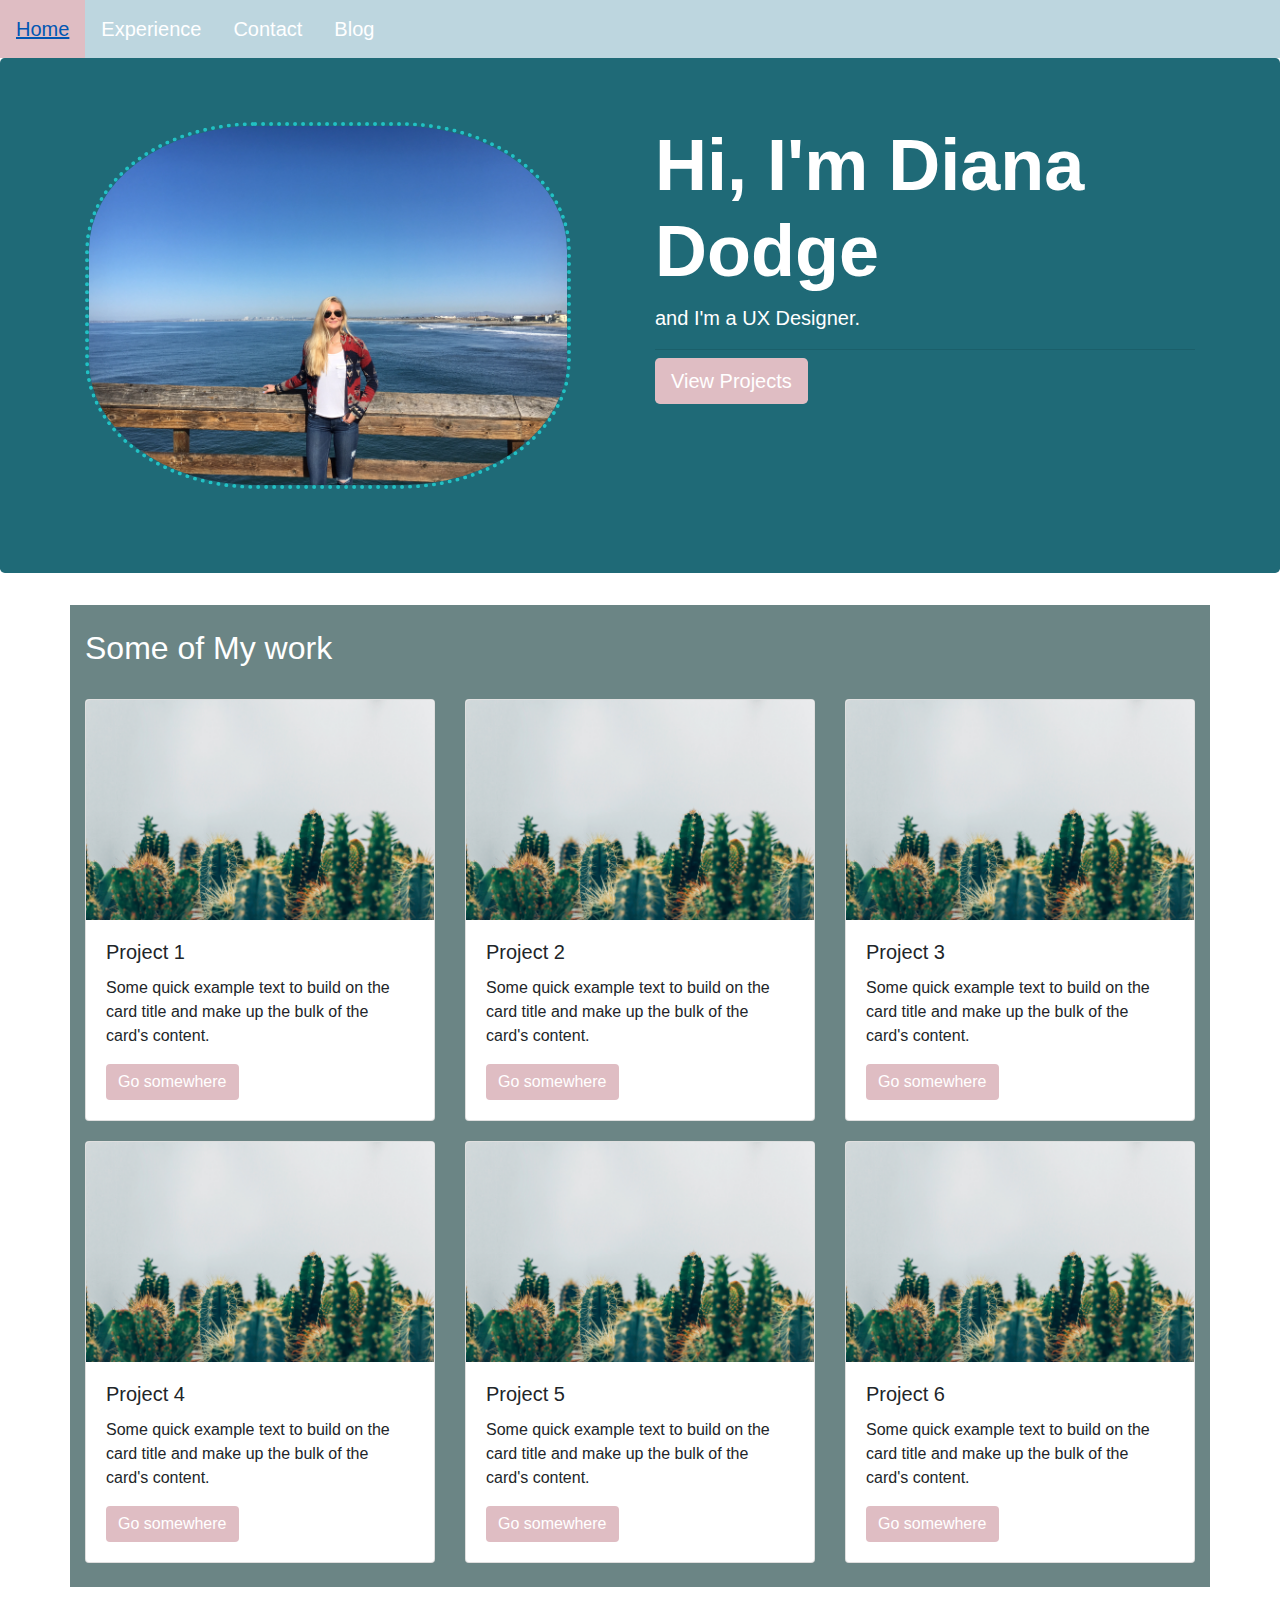
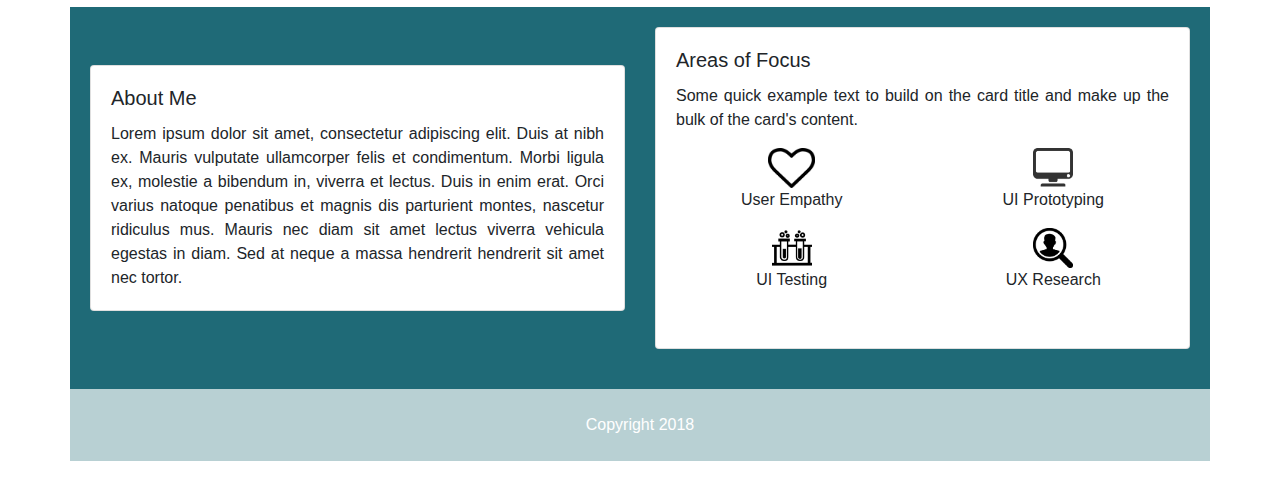
<file: index.html>
<!doctype html>
<html lang="en">

<head>
    <title>Basic Grids</title>
    <!-- Required meta tags -->
    <meta charset="utf-8">
    <meta name="viewport" content="width=device-width, initial-scale=1, shrink-to-fit=no">

    <!-- Bootstrap CSS -->
    <link rel="stylesheet" href="https://maxcdn.bootstrapcdn.com/bootstrap/4.0.0/css/bootstrap.min.css" integrity="sha384-Gn5384xqQ1aoWXA+058RXPxPg6fy4IWvTNh0E263XmFcJlSAwiGgFAW/dAiS6JXm"
        crossorigin="anonymous">

    <!-- Custom CSS -->
    <link rel="stylesheet" href="./CSS/hw2style.css">


    <!-- Row Margins -->
    <style>
        .row {
            margin-bottom: 20px;
        }
    </style>
</head>

<body>

    <nav>
        <ul>
            <li>
                <a href="default.asp">Home</a>
            </li>
            <li>
                <a href="news.asp">Experience</a>
            </li>
            <li>
                <a href="contact.asp">Contact</a>
            </li>
            <li>
                <a href="about.asp">Blog</a>
            </li>
        </ul>
    </nav>

    <div class="jumbotron" style="background-color:rgb(31, 106, 119)">
        <div class="container">
            <div class="row">
                <div class="col-12 col-md-6">
                    <img src="./Images/meocean.JPG" class="img" alt="Diana">
                </div>
                <div class="col-12 col-md-6">
                    <h1 class="display-3" style="color:white">Hi, I'm Diana Dodge</h1>
                    <p class="lead" style="color:white">and I'm a UX Designer.</p>
                    <hr class="my-2">
                    <p class="lead">
                        <a class="btn btn-primary btn-lg" href="Jumbo action link" role="button" style="background-color:rgb(223, 189, 195)">View Projects</a>
                    </p>
                </div>
            </div>
        </div>
    </div>

    <div class="container" style="background-color:rgb(107, 133, 133)">
        <br>
        <h2 style="color:white"> Some of My work</h2>
        <br>
        <div class="row">
            <div class="col-12 col-md-4 col-lg-4">
                <div class="card">
                    <img class="card-img-top" src="./Images/Cacti.jpg" alt="Card image">
                    <div class="card-body">
                        <h5 class="card-title">Project 1</h5>
                        <p class="card-text">Some quick example text to build on the card title and make up the bulk of the card's content.</p>
                        <a href="#" class="btn btn-primary">Go somewhere</a>
                    </div>
                </div>
            </div>
            <div class="col-12 col-md-4 col-lg-4">
                <div class="card">
                    <img class="card-img-top" src="./Images/Cacti.jpg" alt="Card image">
                    <div class="card-body">
                        <h5 class="card-title">Project 2</h5>
                        <p class="card-text">Some quick example text to build on the card title and make up the bulk of the card's content.</p>
                        <a href="#" class="btn btn-primary">Go somewhere</a>
                    </div>
                </div>
            </div>
            <div class="col-12 col-md-4 col-lg-4">
                <div class="card">
                    <img class="card-img-top" src="./Images/Cacti.jpg" alt="Card image">
                    <div class="card-body">
                        <h5 class="card-title">Project 3</h5>
                        <p class="card-text">Some quick example text to build on the card title and make up the bulk of the card's content.</p>
                        <a href="#" class="btn btn-primary">Go somewhere</a>
                    </div>
                </div>
            </div>
        </div>

        <div class="row">
            <div class="col-12 col-md-4 col-lg-4">
                <div class="card">
                    <img class="card-img-top" src="./Images/Cacti.jpg" alt="Card image">
                    <div class="card-body">
                        <h5 class="card-title">Project 4</h5>
                        <p class="card-text">Some quick example text to build on the card title and make up the bulk of the card's content.</p>
                        <a href="#" class="btn btn-primary">Go somewhere</a>
                    </div>
                </div>
            </div>
            <div class="col-12 col-md-4 col-lg-4">
                <div class="card">
                    <img class="card-img-top" src="./Images/Cacti.jpg" alt="Card image">
                    <div class="card-body">
                        <h5 class="card-title">Project 5</h5>
                        <p class="card-text">Some quick example text to build on the card title and make up the bulk of the card's content.</p>
                        <a href="#" class="btn btn-primary">Go somewhere</a>
                    </div>
                </div>
            </div>
            <div class="col-12 col-md-4 col-lg-4">
                <div class="card">
                    <img class="card-img-top" src="./Images/Cacti.jpg" alt="Card image">
                    <div class="card-body">
                        <h5 class="card-title">Project 6</h5>
                        <p class="card-text">Some quick example text to build on the card title and make up the bulk of the card's content.</p>
                        <a href="#" class="btn btn-primary">Go somewhere</a>
                    </div>
                </div>

                <br>
            </div>
        </div>

    </div>
    </div>

    <div class="container" style="padding:20px 20px;background-color:rgb(31, 106, 119);">
        <div class="row align-items-center">
            <div class="col-12 col-md-6 text-justify">
                <div class="card">
                    <div class="card-body">
                        <h5 class="card-title">About Me</h5>
                        <p class="card-text">Lorem ipsum dolor sit amet, consectetur adipiscing elit. Duis at nibh ex. Mauris vulputate ullamcorper
                            felis et condimentum. Morbi ligula ex, molestie a bibendum in, viverra et lectus. Duis in enim
                            erat. Orci varius natoque penatibus et magnis dis parturient montes, nascetur ridiculus mus.
                            Mauris nec diam sit amet lectus viverra vehicula egestas in diam. Sed at neque a massa hendrerit
                            hendrerit sit amet nec tortor.
                        </p>
                    </div>
                </div>
            </div>

            <div class="col-12 col-md-6 text-justify">
                <div class="card">
                    <div class="card-body">
                        <h5 class="card-title">Areas of Focus</h5>
                        <p class="card-text">Some quick example text to build on the card title and make up the bulk of the card's content.</p>
                        <div class="row">
                            <div class="col-6 text-center">
                                <img class="icons" src="./Images/heart2.png" alt="Card image" style="width:40;height:40px">
                                <p> User Empathy</p>
                            </div>
                            <div class="col-6 text-center">
                                <img class="icons" src="./Images/prototypeimg.png" alt="Card image" style="width:40;height:40px">
                                <p> UI Prototyping</p>
                            </div>
                            <div class="col-6 text-center">
                                <img class="icons" src="./Images/testing.png" alt="Card image" style="width:40;height:40px">
                                <p> UI Testing</p>
                            </div>
                            <div class="col-6 text-center">
                                <img class="icons" src="./Images/userresearch.png" alt="Card image" style="width:40;height:40px">
                                <p>UX Research</p>
                            </div>

                        </div>
                    </div>
                </div>
            </div>

        </div>
    </div>
    </div>
    </div>

    <!-- Footer -->
    <div class="container text-center" style="background-color:rgb(184, 208, 211)">
        <p style="color:white">
            <br>Copyright 2018
            <br>
            <br>
        </p>
    </div>


</body>

</html>
</file>
<file: CSS/hw2style.css>
.img {
    width: 90%;
    height: auto;
    border-radius: 35%;
    border: rgb(33, 193, 196) dotted 4px;

}

.btn-primary:hover {
    color: rgb(240, 102, 125);
    background-color:rgb(161, 240, 240);
    border: solid  rgb(240, 102, 125);
}
.btn-lg:hover {
    background-color:rgb(181, 220, 223);
}

a.btn {
    border:none;
    background-color:rgb(223, 189, 195);
}
a.btn:hover {
    background-color:rgb(163, 218, 218);
}
h1.display-3 {
    font-weight:bold;
}

ul {
    list-style-type: none;
    margin: 0;
    padding: 0;
    overflow: hidden;
    background-color: rgb(189, 214, 223);
    font-family:'Gill Sans', 'Gill Sans MT', Calibri, 'Trebuchet MS', sans-serif 
}

li {
    float: left;
}

li a {
    display: block;
    color: white;
    text-align: center;
    padding: 14px 16px;
    text-decoration: none;
    font-size:20px;
}

/* Change the link color to #111 (black) on hover */
li a:hover {
    background-color: rgb(223, 189, 195);
}

.containersmall {
    width:90%;
    background-color:rgb(210, 213, 214);
    justify-content:space-between;
    
}
div.h2 {
    Color:rgb(255, 255, 255);
    font-family:'Gill Sans', 'Gill Sans MT', 'Calibri', 'Trebuchet MS', sans-serif;
    font-size:10px;
    padding:10px;
}

icons {
    width:20%;
    height:auto;
    float: left;
}

div.h5 {
    padding:5px;
    font-family:'Gill Sans', 'Gill Sans MT', Calibri, 'Trebuchet MS', sans-serif;
}

.navbar-brand {
    font-size:12px;
    text-align:center;
}

span.navbar-brand {
    align-content: center;
}
.p {
    font-family: 'Gill Sans', 'Gill Sans MT', Calibri, 'Trebuchet MS', sans-serif;
}
</file>
